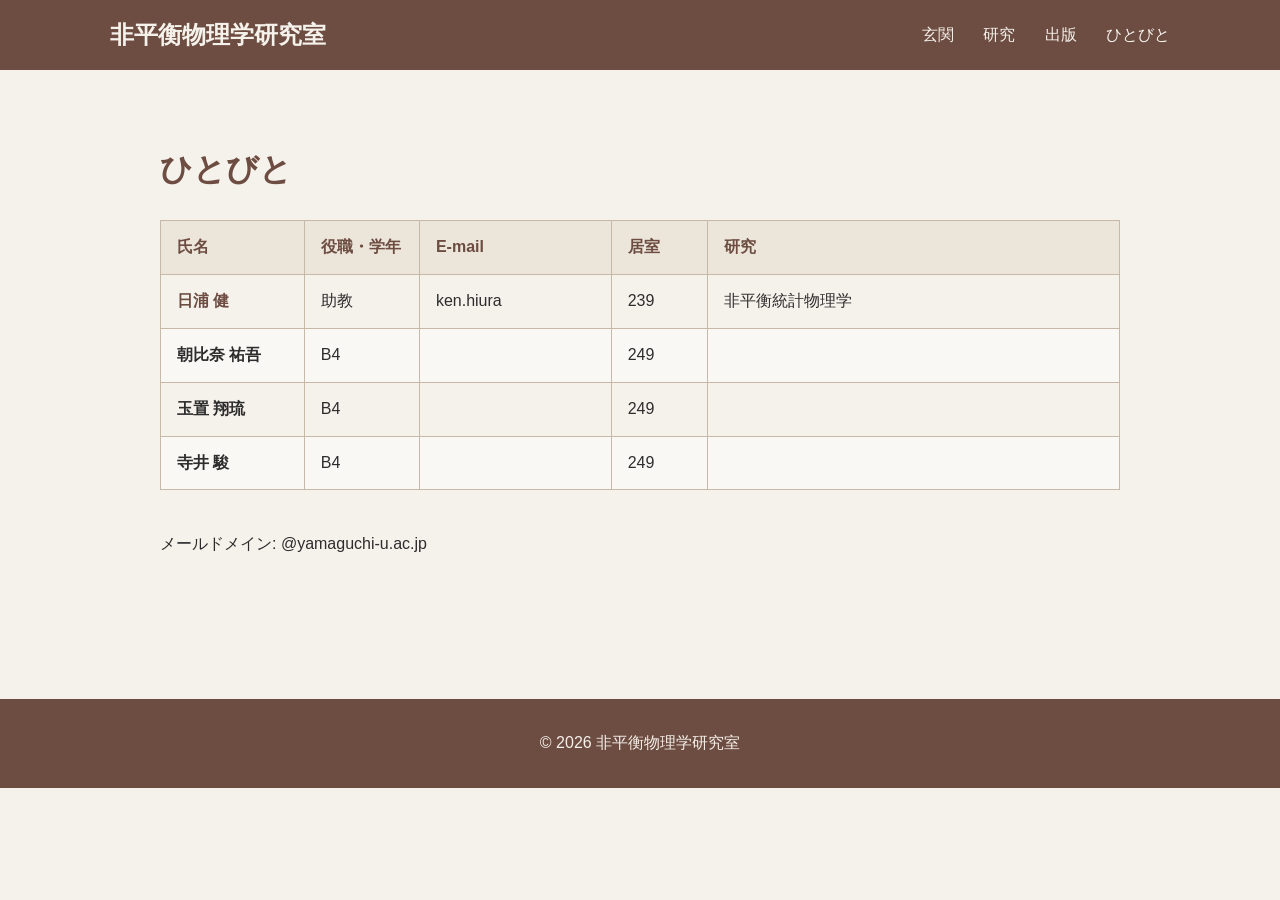
<file: members.html>
<!DOCTYPE html>
<html lang="ja">

<head>
    <meta charset="UTF-8">
    <meta name="viewport" content="width=device-width, initial-scale=1.0">

    <title>ひとびと | 非平衡物理学研究室</title>

    <link rel="stylesheet" href="css/style.css">
</head>

<body>

<header>
    <div class="container header-inner">

        <div class="logo">
<a href="index.html">非平衡物理学研究室</a>
        </div>

<nav>
<a href="index.html">玄関</a>
<a href="research.html">研究</a>
<a href="publications.html">出版</a>
<a href="members.html">ひとびと</a>
<!-- <a href="contact.html">Contact</a> -->
</nav>

    </div>
</header>

<main>

    <h1>ひとびと</h1>

    <section>


<table class="member-table">
    <thead>
        <tr>
            <th>氏名</th>
            <th>役職・学年</th>
            <th>E-mail</th>
            <th>居室</th>
            <th>研究</th>
        </tr>
    </thead>

    <tbody>
        <tr>
            <td><a href="people/hiura.html"><strong>日浦 健</strong></a></td>
            <td>助教</td>
            <td>ken.hiura</td>
            <td>239</td>
            <td>非平衡統計物理学</td>
        </tr>

        <tr>
            <td><strong>朝比奈 祐吾</strong></td>
            <td>B4</td>
            <td></td>
            <td>249</td>
            <td></td>
        </tr>

         <tr>
            <td><strong>玉置 翔琉</strong></td>
            <td>B4</td>
            <td></td>
            <td>249</td>
            <td></td>
        </tr>

         <tr>
            <td><strong>寺井 駿</strong></td>
            <td>B4</td>
            <td></td>
            <td>249</td>
            <td></td>
        </tr>
    </tbody>
</table>

メールドメイン: @yamaguchi-u.ac.jp

</section>


</main>

<footer>
    © 2026 非平衡物理学研究室
</footer>

</body>
</html>
</file>
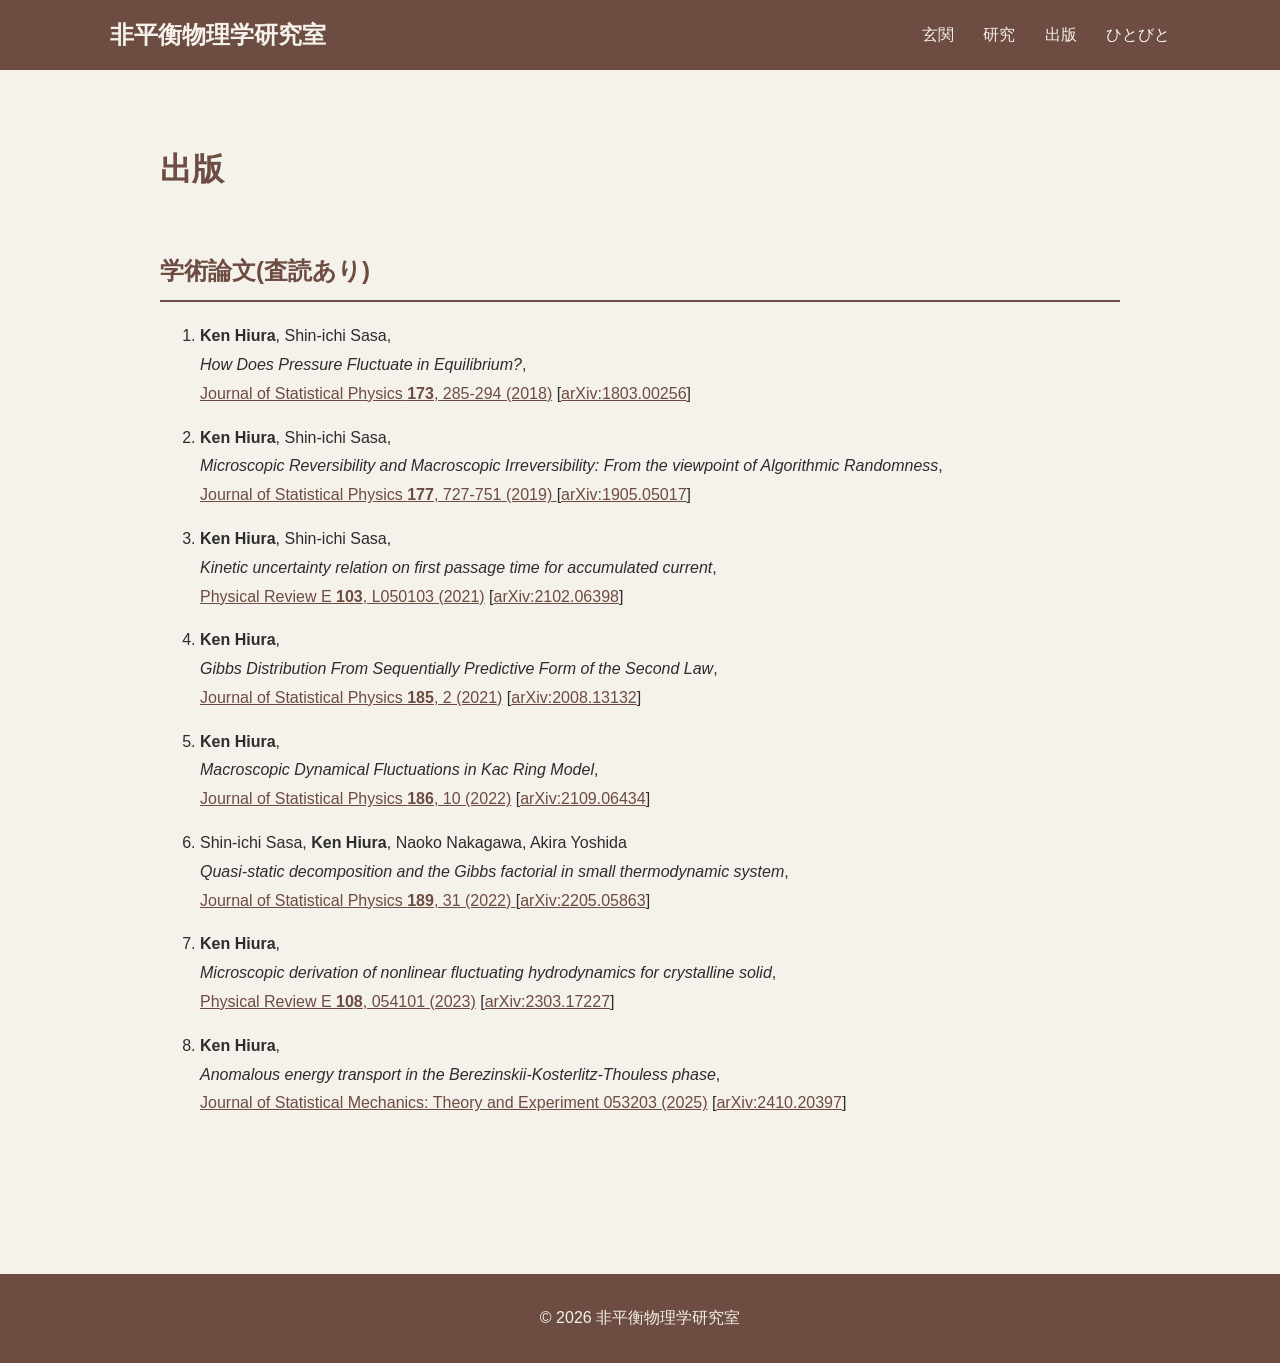
<file: publications.html>
<!DOCTYPE html>
<html lang="ja">
<head>
<meta charset="UTF-8">
<meta name="viewport" content="width=device-width,initial-scale=1">
<title>出版 | 非平衡物理学研究室</title>
<link rel="stylesheet" href="css/style.css">
</head>

<body>

<header>
<div class="container header-inner">

<div class="logo">
<a href="index.html">非平衡物理学研究室</a>
</div>

<nav>
<a href="index.html">玄関</a>
<a href="research.html">研究</a>
<a href="publications.html">出版</a>
<a href="members.html">ひとびと</a>
<!-- <a href="contact.html">Contact</a> -->
</nav>

</div>
</header>

<main>

<h1>出版</h1>

<!-- <h2>プレプリント</h2>

<ol class="pub-list">

<li>
Sample Publication
</li>

</ol> -->

<h2>学術論文(査読あり)</h2>

<ol class="pub-list">

<li>
<strong>Ken Hiura</strong>, Shin-ichi Sasa,<br>
<i>How Does Pressure Fluctuate in Equilibrium?</i>,<br>
<a href="https://link.springer.com/article/10.1007%2Fs10955-018-2134-6" target="_blank" rel="noopener noreferrer">Journal of Statistical Physics <strong>173</strong>, 285-294 (2018)</a> [<a href="https://arxiv.org/abs/1803.00256" target="_blank" rel="noopener noreferrer">arXiv:1803.00256</a>]
</li>

<li>
<strong>Ken Hiura</strong>, Shin-ichi Sasa, <br>
<i>Microscopic Reversibility and Macroscopic Irreversibility: From the viewpoint of Algorithmic Randomness</i>,<br>
<a href="https://link.springer.com/article/10.1007/s10955-019-02387-0" target="_blank" rel="noopener noreferrer">Journal of Statistical Physics <strong>177</strong>, 727-751 (2019) </a> [<a href="https://arxiv.org/abs/1905.05017" target="_blank" rel="noopener noreferrer">arXiv:1905.05017</a>]
</li>

<li>
<strong>Ken Hiura</strong>, Shin-ichi Sasa,<br>
<i>Kinetic uncertainty relation on first passage time for accumulated current</i>,<br>
<a href="https://journals.aps.org/pre/abstract/10.1103/PhysRevE.103.L050103" target="_blank" rel="noopener noreferrer">Physical Review E <strong>103</strong>, L050103 (2021)</a> [<a href="https://arxiv.org/abs/2102.06398" target="_blank" rel="noopener noreferrer">arXiv:2102.06398</a>]
</li>

<li>
<strong>Ken Hiura</strong>,<br>
<i>Gibbs Distribution From Sequentially Predictive Form of the Second Law</i>,<br>
<a href="https://link.springer.com/article/10.1007/s10955-021-02825-y" target="_blank" rel="noopener noreferrer">Journal of Statistical Physics <strong>185</strong>, 2 (2021)</a> [<a href="https://arxiv.org/abs/2008.13132" target="_blank" rel="noopener noreferrer">arXiv:2008.13132</a>]
</li>

<li>
<strong>Ken Hiura</strong>,<br>
<i>Macroscopic Dynamical Fluctuations in Kac Ring Model</i>,<br>
<a href="https://link.springer.com/article/10.1007/s10955-021-02861-8" target="_blank" rel="noopener noreferrer">Journal of Statistical Physics <strong>186</strong>, 10 (2022)</a> [<a href="https://arxiv.org/abs/2109.06434" target="_blank" rel="noopener noreferrer">arXiv:2109.06434</a>]
</li>

<li>
Shin-ichi Sasa, <strong>Ken Hiura</strong>, Naoko Nakagawa, Akira Yoshida<br>
<i>Quasi-static decomposition and the Gibbs factorial in small thermodynamic system</i>,<br>
<a href="https://link.springer.com/article/10.1007/s10955-022-02991-7" target="_blank" rel="noopener noreferrer">Journal of Statistical Physics <strong>189</strong>, 31 (2022) </a> [<a href="https://arxiv.org/abs/2205.05863" target="_blank" rel="noopener noreferrer">arXiv:2205.05863</a>]
</li>

<li>
<strong>Ken Hiura</strong>,<br>
<i>Microscopic derivation of nonlinear fluctuating hydrodynamics for crystalline solid</i>,<br>
<a href="https://journals.aps.org/pre/abstract/10.1103/PhysRevE.108.054101" target="_blank" rel="noopener noreferrer">Physical Review E <strong>108</strong>, 054101 (2023)</a> [<a href="https://arxiv.org/abs/2303.17227" target="_blank" rel="noopener noreferrer">arXiv:2303.17227</a>]
</li>

<li>
<strong>Ken Hiura</strong>,<br>
<i>Anomalous energy transport in the Berezinskii-Kosterlitz-Thouless phase</i>,<br>
<a href="https://iopscience.iop.org/article/10.1088/1742-5468/adcc94" target="_blank" rel="noopener noreferrer">Journal of Statistical Mechanics: Theory and Experiment 053203 (2025)</a> [<a href="https://arxiv.org/abs/2410.20397" target="_blank" rel="noopener noreferrer">arXiv:2410.20397</a>]
</li>

</ol>


</main>

<footer>
© 2026 非平衡物理学研究室
</footer>

</body>
</html>
</file>
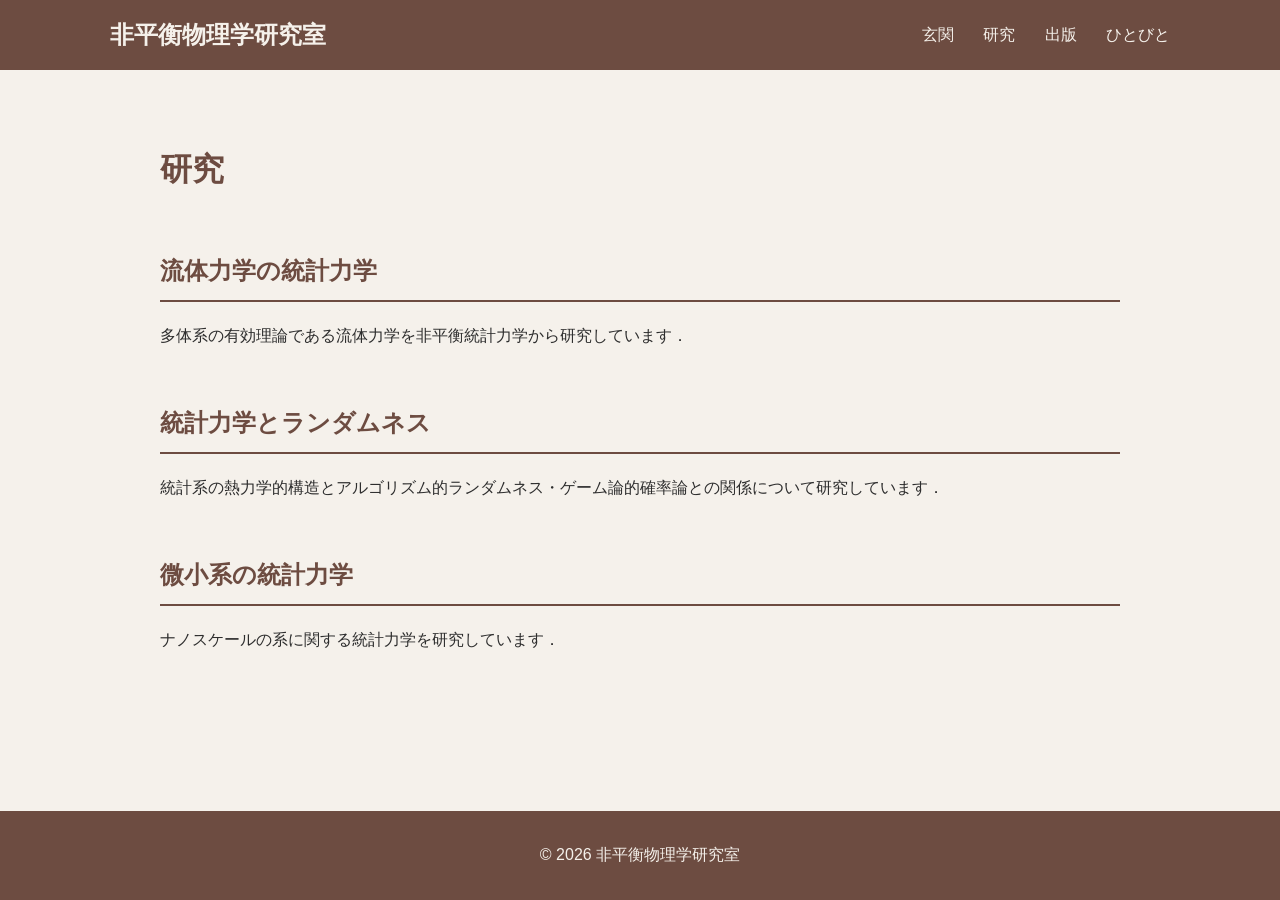
<file: research.html>
<!DOCTYPE html>
<html lang="ja">
<head>
<meta charset="UTF-8">
<meta name="viewport" content="width=device-width,initial-scale=1">
<title>研究 | 非平衡物理学研究室</title>
<link rel="stylesheet" href="css/style.css">
</head>

<body>

<header>
<div class="container header-inner">

<div class="logo">
<a href="index.html">非平衡物理学研究室</a>
</div>

<nav>
<a href="index.html">玄関</a>
<a href="research.html">研究</a>
<a href="publications.html">出版</a>
<a href="members.html">ひとびと</a>
<!-- <a href="contact.html">Contact</a> -->
</nav>

</div>
</header>

<main>

<h1>研究</h1>

<section>

<h2>流体力学の統計力学</h2>

<p>
多体系の有効理論である流体力学を非平衡統計力学から研究しています．
</p>

</section>

<section>

<h2>統計力学とランダムネス</h2>

<p>
統計系の熱力学的構造とアルゴリズム的ランダムネス・ゲーム論的確率論との関係について研究しています．
</p>

</section>

<section>

    <h2>微小系の統計力学</h2>
    <p>
        ナノスケールの系に関する統計力学を研究しています．
    </p>
</section>

</main>

<footer>
© 2026 非平衡物理学研究室
</footer>

</body>
</html>
</file>
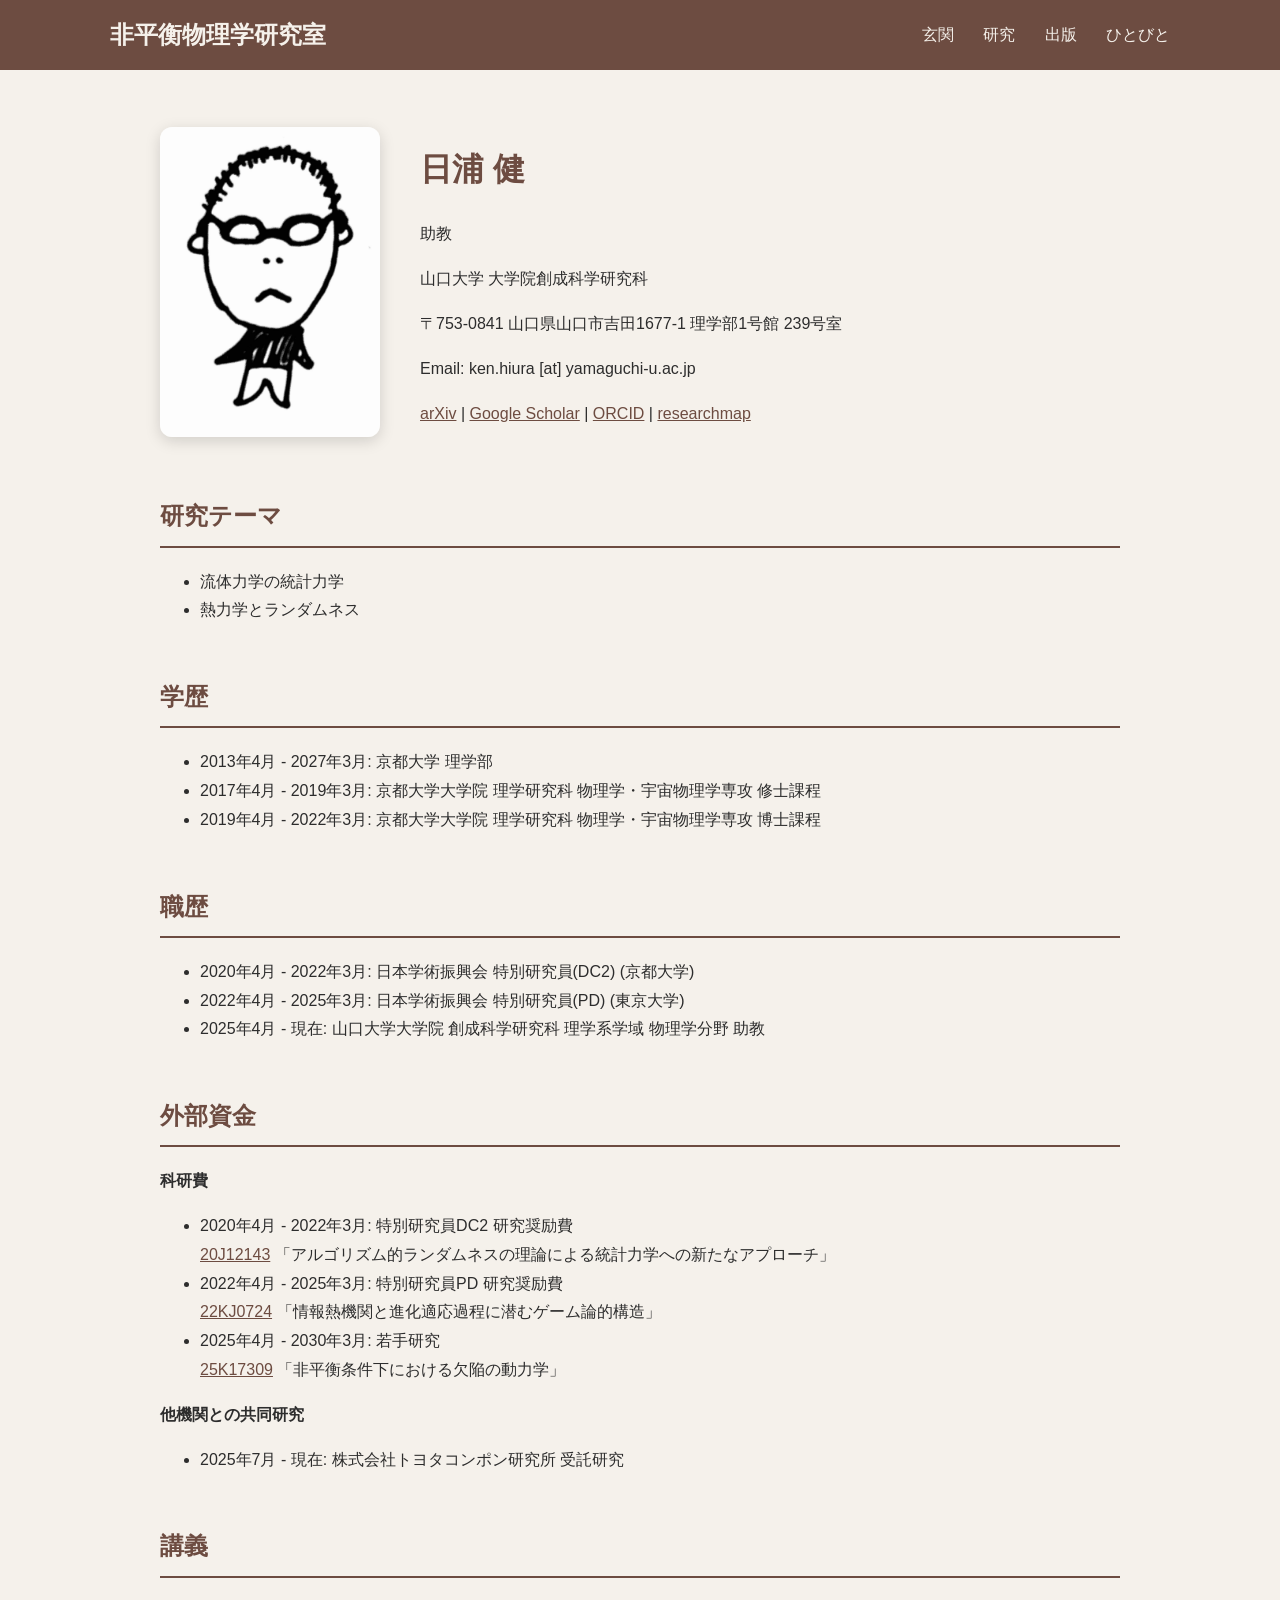
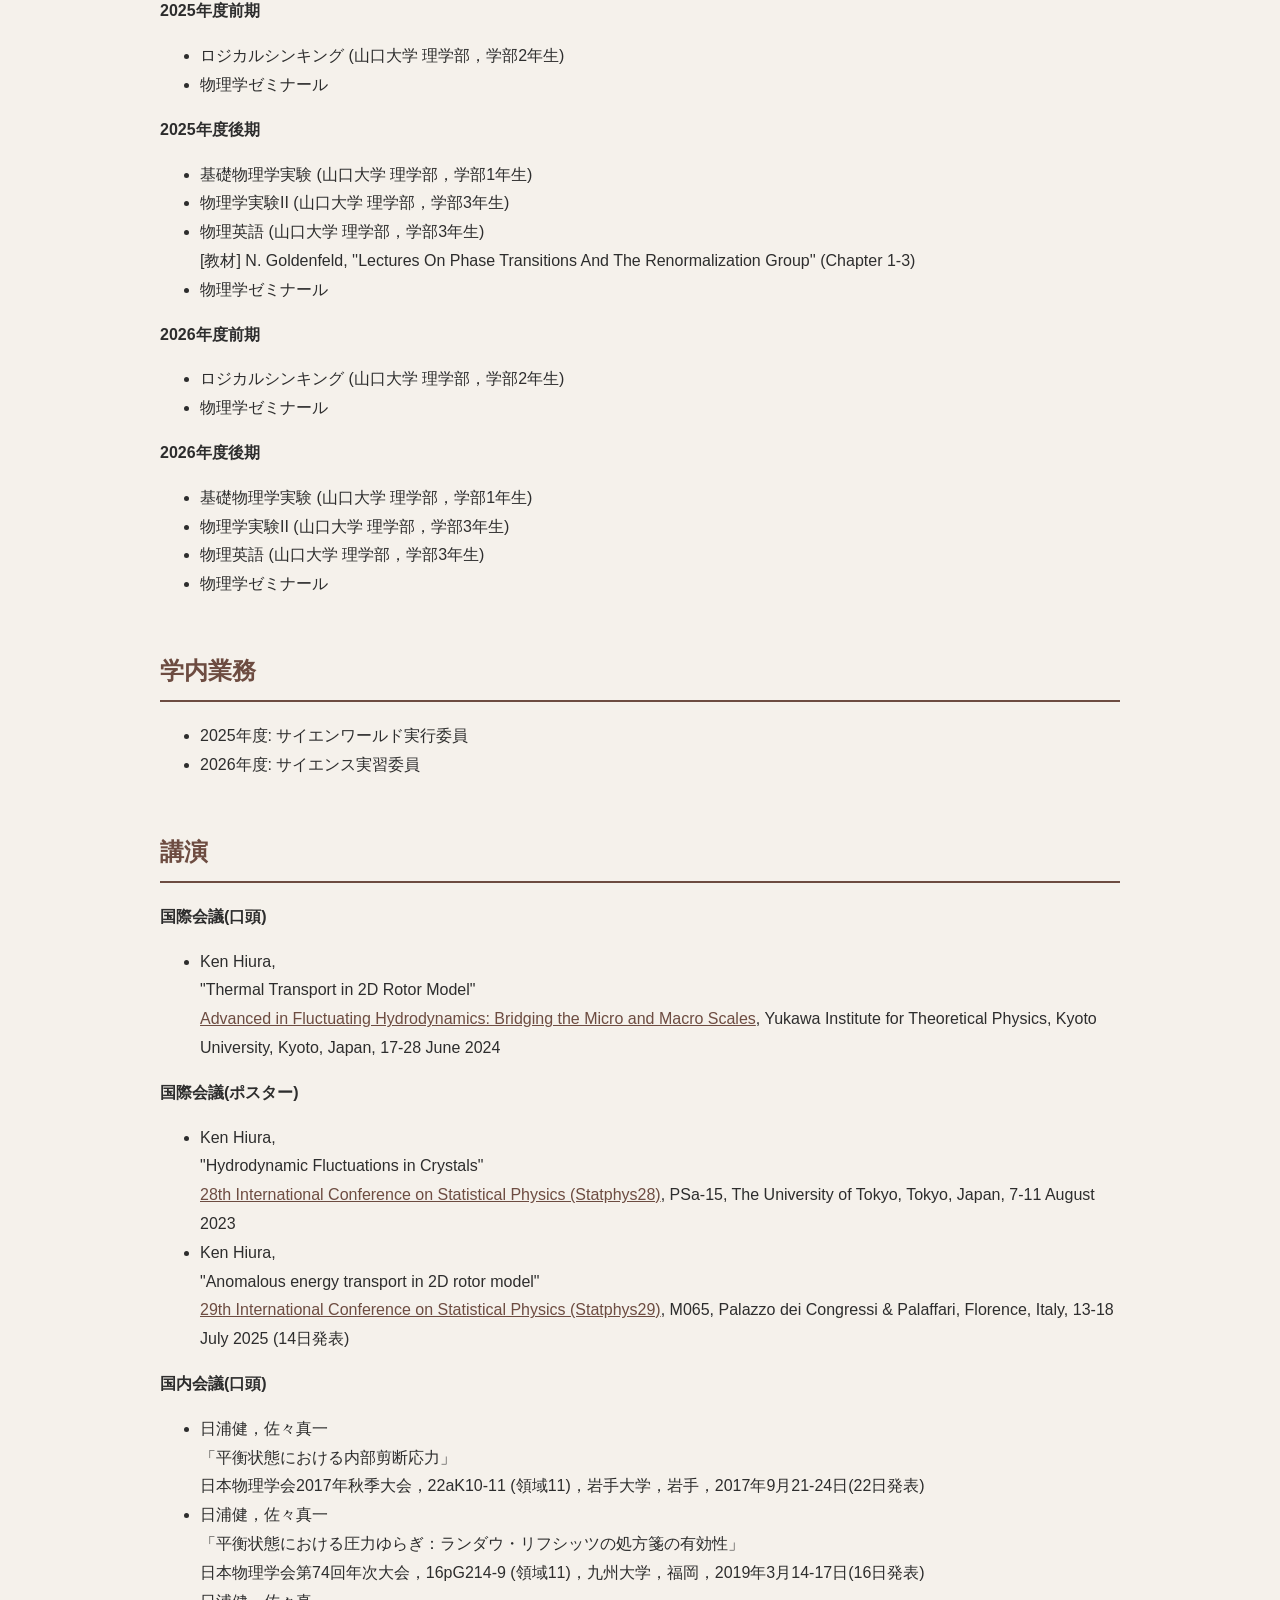
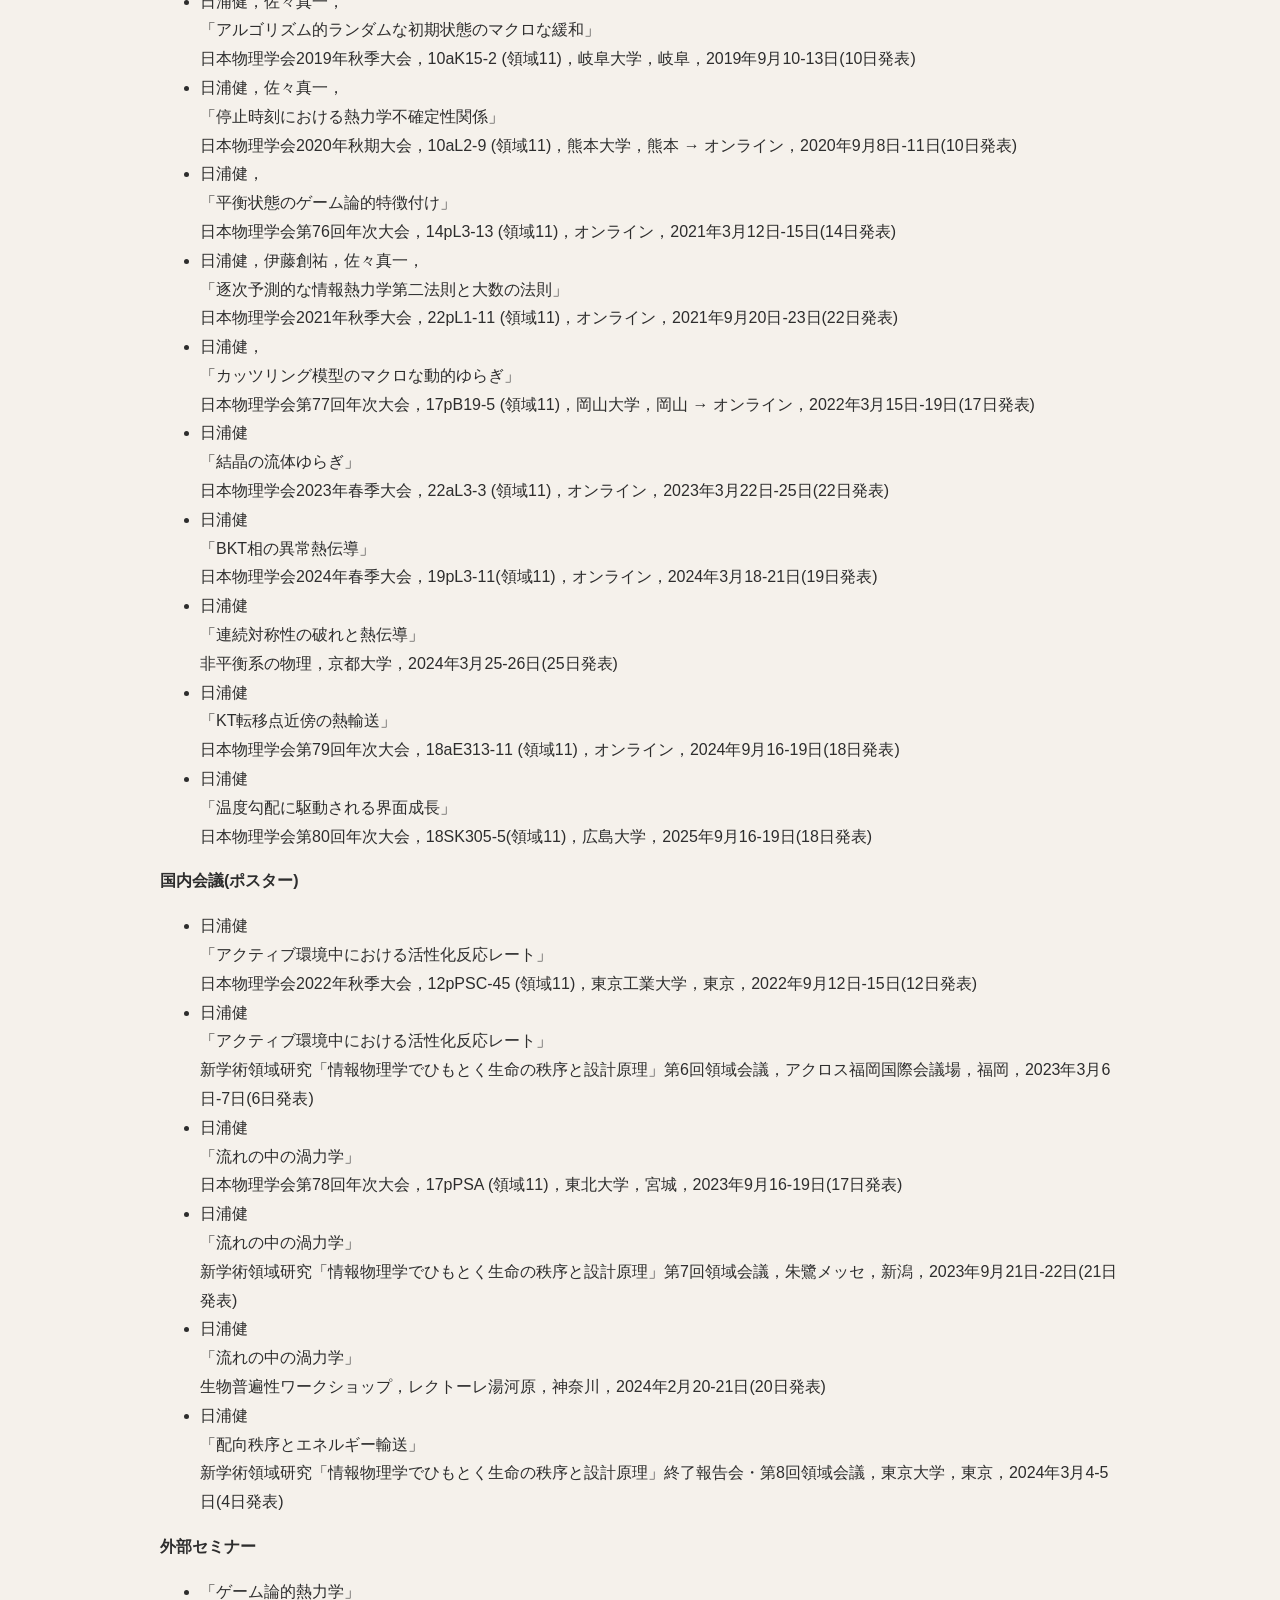
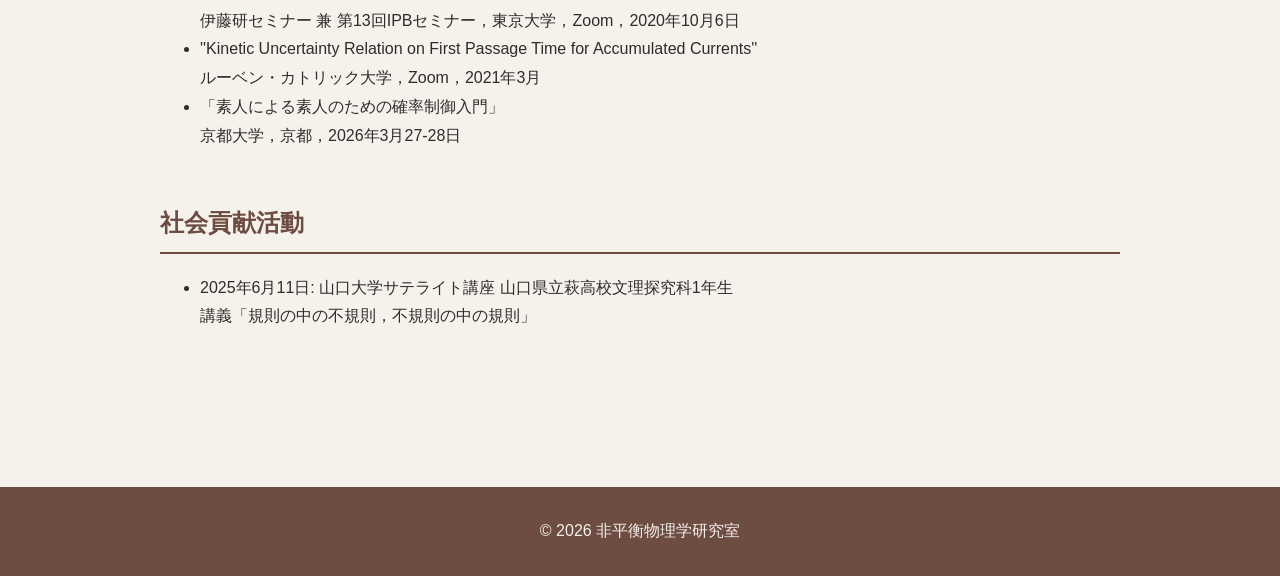
<file: people/hiura.html>
<!DOCTYPE html>
<html lang="ja">
<head>
<meta charset="UTF-8">
<meta name="viewport"
      content="width=device-width,initial-scale=1">

<title>日浦 健 | 非平衡物理学研究室</title>

<link rel="stylesheet" href="../css/style.css">
</head>

<body>

<header>

<div class="container header-inner">

<div class="logo">
<a href="../index.html">非平衡物理学研究室</a>
</div>

<nav>
<a href="../index.html">玄関</a>
<a href="../research.html">研究</a>
<a href="../publications.html">出版</a>
<a href="../members.html">ひとびと</a>
<!-- <a href="contact.html">Contact</a> -->
</nav>

</div>

</header>

<main>

<div class="profile">

<img
src="../images/hiura.jpg"
alt="日浦健">

<div>

<h1>日浦 健</h1>

<p>
助教
</p>

<p>
山口大学 大学院創成科学研究科
</p>

<p>
〒753-0841 山口県山口市吉田1677-1 理学部1号館 239号室
</p>

<p>
Email:
ken.hiura [at] yamaguchi-u.ac.jp
</p>

<p>
    <a href="https://arxiv.org/a/0000-0002-9438-3027.html">arXiv</a> | <a href="https://scholar.google.com/citations?user=gb2EVwMAAAAJ&sortby=pubdate">Google Scholar</a> | <a href="https://orcid.org/0000-0002-9438-3027">ORCID</a> | <a href="https://researchmap.jp/kenhiura">researchmap</a>
</p>

</div>

</div>

<section>

<h2>研究テーマ</h2>

<ul>
<li>流体力学の統計力学</li>
<li>熱力学とランダムネス</li>
</ul>

</section>

<section>

<h2>学歴</h2>

<ul>
<li>2013年4月 - 2027年3月: 京都大学 理学部</li>
<li>2017年4月 - 2019年3月: 京都大学大学院 理学研究科 物理学・宇宙物理学専攻 修士課程</li>
<li>2019年4月 - 2022年3月: 京都大学大学院 理学研究科 物理学・宇宙物理学専攻 博士課程</li>
</ul>

</section>

<section>

<h2>職歴</h2>

<ul>
<li>2020年4月 - 2022年3月: 日本学術振興会 特別研究員(DC2) (京都大学)</li>
<li>2022年4月 - 2025年3月: 日本学術振興会 特別研究員(PD) (東京大学)</li>
<li>2025年4月 - 現在: 山口大学大学院 創成科学研究科 理学系学域 物理学分野 助教</li>
</ul>
</section>

<section>

<h2>外部資金</h2>

<p><strong>科研費</strong></p>

<ul>
<li>2020年4月 - 2022年3月: 特別研究員DC2 研究奨励費<br>
<a href="https://kaken.nii.ac.jp/grant/KAKENHI-PROJECT-20J12143/">20J12143</a> 「アルゴリズム的ランダムネスの理論による統計力学への新たなアプローチ」</li>
<li>2022年4月 - 2025年3月: 特別研究員PD 研究奨励費<br>
<a href="https://kaken.nii.ac.jp/ja/grant/KAKENHI-PROJECT-22KJ0724/">22KJ0724</a> 「情報熱機関と進化適応過程に潜むゲーム論的構造」</li>
<li>2025年4月 - 2030年3月: 若手研究<br>
<a href="https://kaken.nii.ac.jp/grant/KAKENHI-PROJECT-25K17309">25K17309</a> 「非平衡条件下における欠陥の動力学」</li>
</ul>

<p><strong>他機関との共同研究</strong></p>
<ul>
    <li>2025年7月 - 現在: 株式会社トヨタコンポン研究所 受託研究</li>
</ul>
</section>

<section>

<h2>講義</h2>

<p><strong>2025年度前期</strong></p>

<ul>
    <li>ロジカルシンキング (山口大学 理学部，学部2年生)</li>
<li>物理学ゼミナール</li>

</ul>

<p><strong>2025年度後期</strong></p>

<ul>
    <li>基礎物理学実験 (山口大学 理学部，学部1年生)</li>
    <li>物理学実験II (山口大学 理学部，学部3年生)</li>
    <li>物理英語 (山口大学 理学部，学部3年生)<br>
    [教材] N. Goldenfeld, ''Lectures On Phase Transitions And The Renormalization Group'' (Chapter 1-3)</li>
    <li>物理学ゼミナール</li>
</ul>

<p><strong>2026年度前期</strong></p>

<ul>
    <li>ロジカルシンキング (山口大学 理学部，学部2年生)</li>
<li>物理学ゼミナール</li>

</ul>

<p><strong>2026年度後期</strong></p>

<ul>
    <li>基礎物理学実験 (山口大学 理学部，学部1年生)</li>
    <li>物理学実験II (山口大学 理学部，学部3年生)</li>
    <li>物理英語 (山口大学 理学部，学部3年生)</li>
    <li>物理学ゼミナール</li>
</ul>


</section>

<section>

<h2>学内業務</h2>

<ul>
<li>2025年度: サイエンワールド実行委員</li>
<li>2026年度: サイエンス実習委員</li>

</ul>

</section>


<section>

<h2>講演</h2>

<p><strong>国際会議(口頭)</strong></p>

<ul>
<li>Ken Hiura,<br>

"Thermal Transport in 2D Rotor Model"<br>

<a href="https://www2.yukawa.kyoto-u.ac.jp/~hydro-2024/home.htmls" target="_blank" rel="noopener noreferrer">Advanced in Fluctuating Hydrodynamics: Bridging the Micro and Macro Scales</a>, Yukawa Institute for Theoretical Physics, Kyoto University, Kyoto, Japan, 17-28 June 2024</li>

</ul>

<p><strong>国際会議(ポスター)</strong></p>

<ul>

<li>Ken Hiura,<br>

"Hydrodynamic Fluctuations in Crystals"<br>

<a href="https://statphys28.org/" target="_blank" rel="noopener noreferrer">28th International Conference on Statistical Physics (Statphys28)</a>, PSa-15, The University of Tokyo, Tokyo, Japan, 7-11 August 2023</li>

<li>

Ken Hiura,<br>

"Anomalous energy transport in 2D rotor model"<br>

<a href="https://statphys29.org/" target="_blank" rel="noopener noreferrer">29th International Conference on Statistical Physics (Statphys29)</a>, M065, Palazzo dei Congressi & Palaffari, Florence, Italy, 13-18 July 2025 (14日発表)

</li>

</ul>

<p><strong>国内会議(口頭)</strong></p>

<ul>

<li>
日浦健，佐々真一<br>

「平衡状態における内部剪断応力」<br>

日本物理学会2017年秋季大会，22aK10-11 (領域11)，岩手大学，岩手，2017年9月21-24日(22日発表)
</li>

<li>
    日浦健，佐々真一<br>

    「平衡状態における圧力ゆらぎ：ランダウ・リフシッツの処方箋の有効性」<br>

    日本物理学会第74回年次大会，16pG214-9 (領域11)，九州大学，福岡，2019年3月14-17日(16日発表)
</li>

<li>
    日浦健，佐々真一，<br>

    「アルゴリズム的ランダムな初期状態のマクロな緩和」<br>

    日本物理学会2019年秋季大会，10aK15-2 (領域11)，岐阜大学，岐阜，2019年9月10-13日(10日発表)
</li>

<li>
    日浦健，佐々真一，<br>

    「停止時刻における熱力学不確定性関係」<br>

    日本物理学会2020年秋期大会，10aL2-9 (領域11)，熊本大学，熊本 → オンライン，2020年9月8日-11日(10日発表)
</li>

<li>
    日浦健，<br>

「平衡状態のゲーム論的特徴付け」<br>

日本物理学会第76回年次大会，14pL3-13 (領域11)，オンライン，2021年3月12日-15日(14日発表)
</li>

<li>
    日浦健，伊藤創祐，佐々真一，<br>

「逐次予測的な情報熱力学第二法則と大数の法則」<br>

日本物理学会2021年秋季大会，22pL1-11 (領域11)，オンライン，2021年9月20日-23日(22日発表)
</li>

<li>
    日浦健，<br>

「カッツリング模型のマクロな動的ゆらぎ」<br>

日本物理学会第77回年次大会，17pB19-5 (領域11)，岡山大学，岡山 → オンライン，2022年3月15日-19日(17日発表)
</li>

<li>
    日浦健<br>

「結晶の流体ゆらぎ」<br>

日本物理学会2023年春季大会，22aL3-3 (領域11)，オンライン，2023年3月22日-25日(22日発表)
</li>

<li>
    日浦健<br>

「BKT相の異常熱伝導」<br>

日本物理学会2024年春季大会，19pL3-11(領域11)，オンライン，2024年3月18-21日(19日発表)
</li>

<li>
    日浦健<br>

「連続対称性の破れと熱伝導」<br>

非平衡系の物理，京都大学，2024年3月25-26日(25日発表)
</li>

<li>
    日浦健<br>

「KT転移点近傍の熱輸送」<br>

日本物理学会第79回年次大会，18aE313-11 (領域11)，オンライン，2024年9月16-19日(18日発表)
</li>

<li>
    日浦健<br>

「温度勾配に駆動される界面成長」<br>

日本物理学会第80回年次大会，18SK305-5(領域11)，広島大学，2025年9月16-19日(18日発表)
</li>

</ul>

<p><strong>国内会議(ポスター)</strong></p>

<ul>
<li>
    日浦健<br>

「アクティブ環境中における活性化反応レート」<br>

日本物理学会2022年秋季大会，12pPSC-45 (領域11)，東京工業大学，東京，2022年9月12日-15日(12日発表)
</li>

<li>
    日浦健<br>

「アクティブ環境中における活性化反応レート」<br>

新学術領域研究「情報物理学でひもとく生命の秩序と設計原理」第6回領域会議，アクロス福岡国際会議場，福岡，2023年3月6日-7日(6日発表)
</li>

<li>
    日浦健<br>

「流れの中の渦力学」<br>

日本物理学会第78回年次大会，17pPSA (領域11)，東北大学，宮城，2023年9月16-19日(17日発表)
</li>

<li>
    日浦健<br>

「流れの中の渦力学」<br>

新学術領域研究「情報物理学でひもとく生命の秩序と設計原理」第7回領域会議，朱鷺メッセ，新潟，2023年9月21日-22日(21日発表)
</li>

<li>
    日浦健<br>

「流れの中の渦力学」<br>

生物普遍性ワークショップ，レクトーレ湯河原，神奈川，2024年2月20-21日(20日発表)
</li>

<li>
    日浦健<br>

「配向秩序とエネルギー輸送」<br>

新学術領域研究「情報物理学でひもとく生命の秩序と設計原理」終了報告会・第8回領域会議，東京大学，東京，2024年3月4-5日(4日発表)
</li>

</ul>

<p><strong>外部セミナー</strong></p>

<ul>
    <li>「ゲーム論的熱力学」<br>
    伊藤研セミナー 兼 第13回IPBセミナー，東京大学，Zoom，2020年10月6日</li>
    <li>''Kinetic Uncertainty Relation on First Passage Time for Accumulated Currents''<br>
    ルーベン・カトリック大学，Zoom，2021年3月</li>
    <li>「素人による素人のための確率制御入門」<br>
    京都大学，京都，2026年3月27-28日</li>
</ul>

</section>

<section>

<h2>社会貢献活動</h2>

<ul>
<li>2025年6月11日: 山口大学サテライト講座 山口県立萩高校文理探究科1年生<br>
講義「規則の中の不規則，不規則の中の規則」</li>

</ul>

</section>

</main>


<footer>
© 2026 非平衡物理学研究室
</footer>

</body>
</html>
</file>
<file: css/style.css>
:root{
--main:#6d4c41;      /* 葉巻ブラウン */
--bg:#f5f1eb;        /* アイボリー */
--card:#ffffff;
--text:#2d2d2d;
--accent:#b08d57;    /* 真鍮色 */
--light:#ece5da;     /* 薄いベージュ */
}

*{
box-sizing:border-box;
}

body{
margin:0;
font-family:
-apple-system,
BlinkMacSystemFont,
"Helvetica Neue",
sans-serif;

background:var(--bg);
color:var(--text);
line-height:1.8;

}

/* =========================
Header
========================= */

header{
position:fixed;
top:0;
width:100%;
background:var(--main);
z-index:1000;
}

.container{
max-width:1100px;
margin:auto;
padding:0 20px;
}

.header-inner{
display:flex;
justify-content:space-between;
align-items:center;
height:70px;
}

.logo{
font-size:1.5rem;
font-weight:700;
color:var(--bg);
}

nav a{
margin-left:25px;
text-decoration:none;
color:var(--bg);
font-weight:500;
transition:.25s;
}

nav a:hover{
color:var(--accent);
}

.logo a{
    color:var(--bg);
    text-decoration:none;
}

.logo a:hover{
    color:var(--accent);
}

/* =========================
Main
========================= */

main{
max-width:1000px;
margin:auto;
padding:120px 20px 60px;
}

.hero{
text-align:center;
padding:80px 0;
}

.hero h1{
font-size:3rem;
margin-bottom:10px;
color:var(--main);
}

h1{
color:var(--main);
}

h2{
color:var(--main);
margin-top:50px;
border-bottom:2px solid var(--main);
padding-bottom:8px;
}

h3{
color:var(--main);
}

/* =========================
Links
========================= */

a{
color:var(--main);
}

a:hover{
color:var(--accent);
}

.external-link{
text-decoration:none;
}

.external-link:hover{
text-decoration:underline;
}

/* =========================
Cards
========================= */

.cards{
display:grid;
grid-template-columns:
repeat(auto-fit,minmax(250px,1fr));
gap:25px;
margin-top:30px;
}

.card{
display:block;

background:var(--card);

padding:25px;

border-radius:10px;

border-left:4px solid var(--accent);

text-decoration:none;

color:inherit;

box-shadow:
    0 4px 12px rgba(0,0,0,.08);

transition:.25s;

}

.card:hover{
transform:translateY(-4px);

box-shadow:
    0 10px 24px rgba(0,0,0,.12);

}

.card h3{
margin-top:0;
}

/* =========================
News
========================= */

.news-item{
background:var(--light);
padding:15px 20px;
margin-bottom:12px;

border-left:4px solid var(--main);

}

/* =========================
Publications
========================= */

.pub-list li{
margin-bottom:15px;
}

/* =========================
Members
========================= */

/* .member-list{
    list-style:none;
    padding:0;
}

.member-list li{
    margin:8px 0;
}

.member-list a{
    text-decoration:none;
    color:var(--main);
}

.member-list a:hover{
    color:var(--accent);
    text-decoration:underline;
}
 */

.member-table{
    width:100%;
    border-collapse:collapse;
    margin:20px 0 40px;
}

.member-table th,
.member-table td{
    border:1px solid #c8b9a6;
    padding:12px 16px;
    text-align:left;
}

.member-table th{
    background:#ece5da;      /* 薄いベージュ */
    color:var(--main);
}

.member-table tr:nth-child(even){
    background:#faf8f5;
}

.member-table a{
    color:var(--main);
    text-decoration:none;
}

.member-table a:hover{
    color:var(--accent);
    text-decoration:underline;
}

.member-table th:nth-child(1),
.member-table td:nth-child(1){
    width:15%;
}

.member-table th:nth-child(2),
.member-table td:nth-child(2){
    width:12%;
}

.member-table th:nth-child(3),
.member-table td:nth-child(3){
    width:20%;
}

.member-table th:nth-child(4),
.member-table td:nth-child(4){
    width:10%;
}

/* =========================
Profile Page
========================= */

.profile{
display:flex;
gap:40px;
align-items:center;
margin-bottom:50px;
}

.profile img{
width:220px;
height:auto;

border-radius:12px;

box-shadow:
    0 4px 15px rgba(0,0,0,.15);

}

/* =========================
Footer
========================= */

footer{
margin-top:80px;
padding:30px;
text-align:center;

background:var(--main);
color:var(--bg);

}

/* =========================
Mobile
========================= */

@media(max-width:768px){


.header-inner{
    flex-direction:column;
    height:auto;
    padding:15px 0;
}

nav{
    margin-top:10px;
}

nav a{
    margin:0 8px;
}

.hero h1{
    font-size:2rem;
}

.profile{
    flex-direction:column;
    text-align:center;
}

.profile img{
    width:180px;
}

}
</file>
